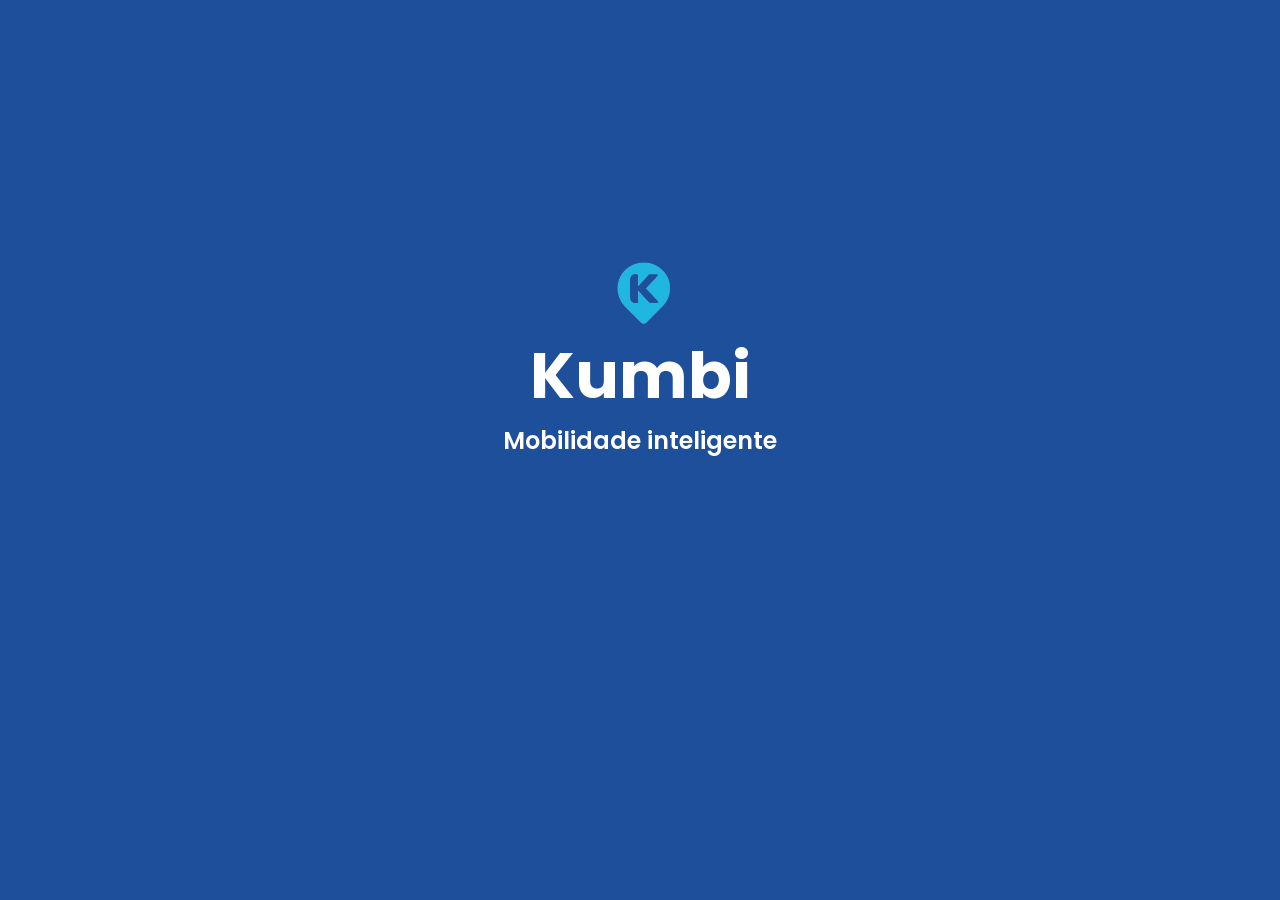
<file: index.html>
<!doctype html>
<html lang="pt-pt">

<head>
  <meta charset="utf-8">
  <meta name="viewport" content="width=device-width,initial-scale=1">
  <title>Kumbi — Mobilidade Inteligente</title>
  <link rel="stylesheet" href="https://cdnjs.cloudflare.com/ajax/libs/font-awesome/6.4.0/css/all.min.css">
  <link rel="preconnect" href="https://fonts.googleapis.com">
  <link rel="preconnect" href="https://fonts.gstatic.com" crossorigin>
  <link
    href="https://fonts.googleapis.com/css2?family=Poppins:ital,wght@0,100;0,200;0,300;0,400;0,500;0,600;0,700;0,800;0,900;1,100;1,200;1,300;1,400;1,500;1,600;1,700;1,800;1,900&display=swap"
    rel="stylesheet">
  <link rel="stylesheet" href="./frontend/css/styles.css">
  <link rel="stylesheet" href="./frontend/style/resposividade.css">
 
</head>

<body>
  <!-- Para ajudar na animção quando a tela carregar-->
  <div class="main_plash">
    
    </div>
  <!-- Tela inicial -->
  <div class="telaIncial">
    <div class="content_telaInicial">
      <div class="logo">
        <img src="./image/kumbi2.png">
        <h1>Kumbi</h1>
      </div>
      <div class="telaInialText">
        <p>Mobilidade inteligente</p>
      </div>
      
    </div>
  </div>
  <!-- Fim da tela inicial -->
 
  <script src="inicio.js"></script>


</body>

</html>
</file>
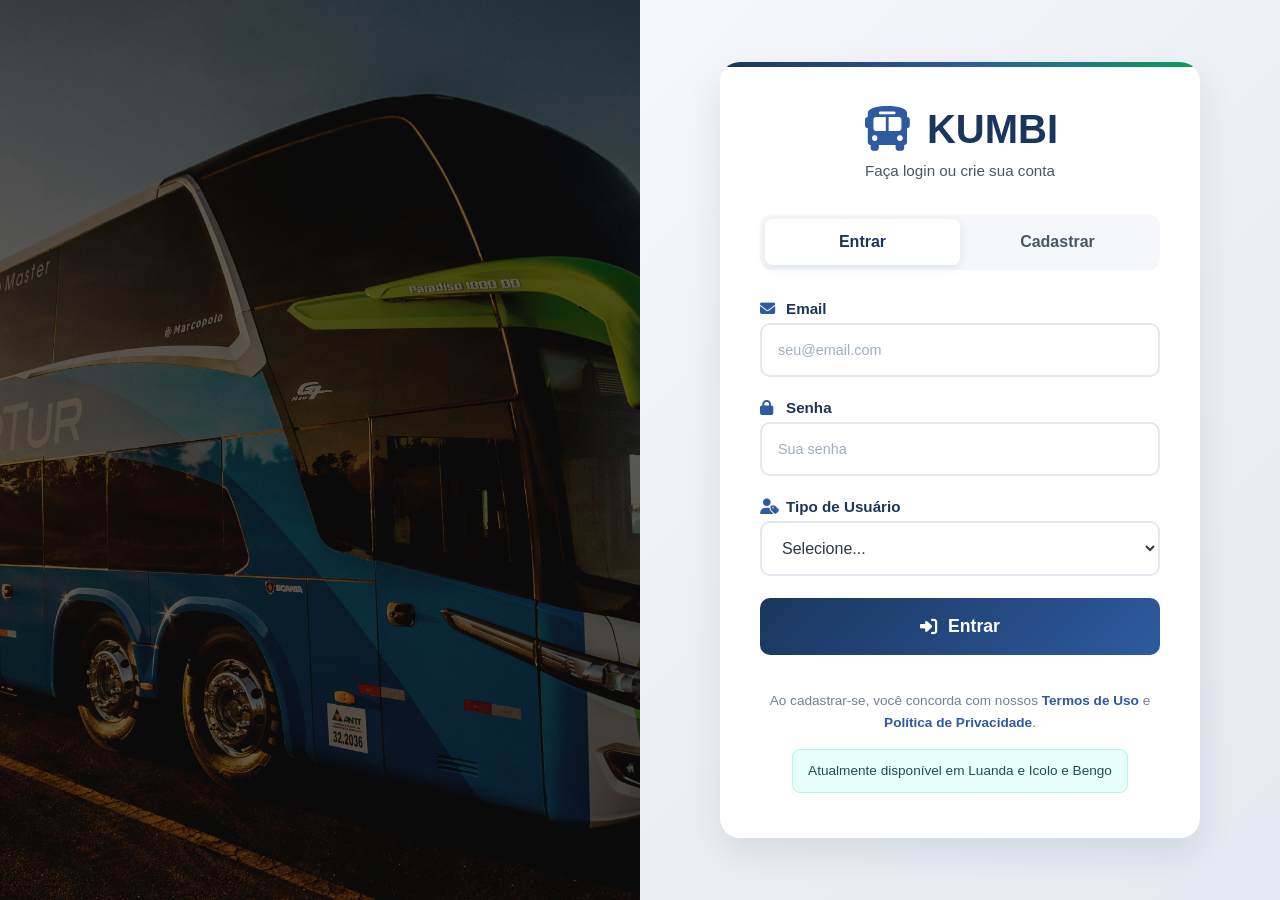
<file: frontend/html/index.html>
<!DOCTYPE html>
<html lang="pt">

<head>
    <meta charset="UTF-8">
    <meta name="viewport" content="width=device-width, initial-scale=1.0, maximum-scale=1.0, user-scalable=yes">
    <title>KUMBI - Sistema de Transporte</title>
    <link rel="stylesheet" href="https://cdnjs.cloudflare.com/ajax/libs/font-awesome/6.4.0/css/all.min.css">
<link rel="stylesheet" href="auth.css">
</head>

<body>
    <!-- Box da Imagem - lado esquerdo -->
    <div class="image-box">
       
    </div>

    <!-- Box do Login/Cadastro - lado direito -->
    <div class="auth-box">
        <div class="auth-container">
            <div class="auth-header">
                <div class="logo">
                    <i class="fas fa-bus"></i>
                    <h1>KUMBI</h1>
                </div>
                <p>Faça login ou crie sua conta</p>
            </div>

            <div class="auth-tabs">
                <button class="tab-btn active" data-tab="login">Entrar</button>
                <button class="tab-btn" data-tab="register">Cadastrar</button>
            </div>

            <!-- Formulário de Login -->
            <form id="loginForm" class="auth-form active">
                <div class="form-group">
                    <label for="loginEmail"><i class="fas fa-envelope"></i> Email</label>
                    <input type="email" id="loginEmail" placeholder="seu@email.com" required>
                </div>

                <div class="form-group">
                    <label for="loginPassword"><i class="fas fa-lock"></i> Senha</label>
                    <input type="password" id="loginPassword" placeholder="Sua senha" required>
                </div>

                <div class="form-group">
                    <label for="userType"><i class="fas fa-user-tag"></i> Tipo de Usuário</label>
                    <select id="userType" required>
                        <option value="">Selecione...</option>
                        <option value="passageiro">Passageiro</option>
                        <option value="motorista">Motorista</option>
                        <option value="empresa">Empresa</option>
                    </select>
                </div>

                <button type="submit" class="btn-primary">
                    <i class="fas fa-sign-in-alt"></i> Entrar
                </button>
            </form>

            <!-- Formulário de Cadastro -->
            <form id="registerForm" class="auth-form">
                <div class="form-group">
                    <label for="regName"><i class="fas fa-user"></i> Nome Completo</label>
                    <input type="text" id="regName" placeholder="Seu nome completo" required>
                </div>

                <div class="form-group">
                    <label for="regEmail"><i class="fas fa-envelope"></i> Email</label>
                    <input type="email" id="regEmail" placeholder="seu@email.com" required>
                </div>

                <div class="form-group">
                    <label for="regPhone"><i class="fas fa-phone"></i> Telefone</label>
                    <input type="tel" id="regPhone" placeholder="+244 XXX XXX XXX" required>
                </div>

                <div class="form-group">
                    <label for="regPassword"><i class="fas fa-lock"></i> Senha</label>
                    <input type="password" id="regPassword" placeholder="Mínimo 8 caracteres" required>
                </div>

                <div class="form-group">
                    <label for="regUserType"><i class="fas fa-user-tag"></i> Sou um:</label>
                    <select id="regUserType" required onchange="toggleRegistrationFields()">
                        <option value="">Selecione...</option>
                        <option value="passageiro">Passageiro</option>
                        <option value="motorista">Motorista</option>
                        <option value="empresa">Empresa</option>
                    </select>
                </div>

                <!-- Campos específicos para Motorista -->
                <div id="motoristaFields" class="extra-fields" style="display: none;">
                    <div class="form-group">
                        <label for="regCartaConducao"><i class="fas fa-id-card"></i> Carta de Condução</label>
                        <input type="text" id="regCartaConducao" placeholder="Número da carta">
                    </div>
                    <div class="form-group">
                        <label for="regEmpresa"><i class="fas fa-building"></i> Empresa Vinculada</label>
                        <input type="text" id="regEmpresa" placeholder="Nome da empresa">
                    </div>
                </div>

                <!-- Campos específicos para Empresa -->
                <div id="empresaFields" class="extra-fields" style="display: none;">
                    <div class="form-group">
                        <label for="regNIF"><i class="fas fa-file-invoice"></i> NIF da Empresa</label>
                        <input type="text" id="regNIF" placeholder="Número de Identificação Fiscal">
                    </div>
                    <div class="form-group">
                        <label for="regEndereco"><i class="fas fa-map-marker-alt"></i> Endereço</label>
                        <input type="text" id="regEndereco" placeholder="Endereço da empresa">
                    </div>
                </div>

                <button type="submit" class="btn-primary">
                    <i class="fas fa-user-plus"></i> Criar Conta
                </button>
            </form>

            <div class="auth-footer">
                <p>Ao cadastrar-se, você concorda com nossos <a href="./index5.html">Termos de Uso</a> e <a
                        href="#">Política de Privacidade</a>.</p>
                <p class="map-note">Atualmente disponível em Luanda e Icolo e Bengo</p>
            </div>
        </div>
    </div>

    <script>
        // Função para alternar entre as abas de login e cadastro
        document.querySelectorAll('.tab-btn').forEach(btn => {
            btn.addEventListener('click', function () {
                // Remove active de todos os botões e forms
                document.querySelectorAll('.tab-btn').forEach(b => b.classList.remove('active'));
                document.querySelectorAll('.auth-form').forEach(f => f.classList.remove('active'));

                // Adiciona active no botão clicado
                this.classList.add('active');

                // Mostra o form correspondente
                const tab = this.dataset.tab;
                if (tab === 'login') {
                    document.getElementById('loginForm').classList.add('active');
                } else {
                    document.getElementById('registerForm').classList.add('active');
                }
            });
        });

        // Função para mostrar/esconder campos específicos no cadastro
        window.toggleRegistrationFields = function () {
            const userType = document.getElementById('regUserType').value;
            const motoristaFields = document.getElementById('motoristaFields');
            const empresaFields = document.getElementById('empresaFields');

            motoristaFields.style.display = 'none';
            empresaFields.style.display = 'none';

            if (userType === 'motorista') {
                motoristaFields.style.display = 'block';
            } else if (userType === 'empresa') {
                empresaFields.style.display = 'block';
            }
        };

        // Prevenir envio dos formulários para demonstração
        document.getElementById('loginForm').addEventListener('submit', function (e) {
            e.preventDefault();
            alert('Funcionalidade de login em desenvolvimento!');
        });

        document.getElementById('registerForm').addEventListener('submit', function (e) {
            e.preventDefault();
            alert('Funcionalidade de cadastro em desenvolvimento!');
        });

        // Ajuste dinâmico para diferentes orientações
        function handleOrientationChange() {
            if (window.innerHeight < 500 && window.innerWidth > window.innerHeight) {
                document.body.style.flexDirection = 'row';
            } else if (window.innerWidth <= 768) {
                document.body.style.flexDirection = 'column';
            }
        }

        window.addEventListener('resize', handleOrientationChange);
        window.addEventListener('orientationchange', handleOrientationChange);
    </script>
</body>

</html>
</file>
<file: frontend/css/styles.css>
/* ====== Tela Inicial ====== */
 @media screen and (max-width: 899px) {
        .hero{
         display: flex;
         flex-direction: column;
         justify-content: center;
         align-items: center;
          
        }
        .cardHero{
          display: flex;
          align-items: center;
          justify-content: center;
          flex-direction: column;
        }
        .descriptionHero{
          display: flex;
          align-items: center;
          justify-content: center;
          flex-direction: column;
        }
        
      }
@media screen and (max-width: 500px) {
  .header {
    padding: 10px 16px;
  }

  .logo img {
    width: 80px;
    height: 60px;
  }

  .content_telaInicial .logo {
    font-size: 1.8rem;
  }
  .content_telaInicial p{
    text-align: center;
  }
  
}

:root {
    --primary:#FFFFFF;
    --branco_neutro:#f4f4f4;
    --texto_primario:#1A2A36;
    --texto_secundario:#4A3A36;
    --icones:#2D3648;
    --azul_escuro:#133D7A;
    --azul_medio: #1E4F9A;
    --shadow: 0 10px 25px rgba(0, 0, 0, 0.1);
    --transition: all 0.3s ease;
}


* {
  box-sizing: border-box;
  margin: 0;
  list-style: none;
  text-decoration: none;
  padding: 0;
}

::-webkit-scrollbar {
  width: 0;
}

html {
  scroll-behavior: smooth;

}
:root {
  --primary: #FFFFFF;
  --texto_primario: #1A2A36;
  --branco_neutro:#f4f4f4;
  --texto_secundario: #4A3A36;
  --icones: #2D3648;
  --azul_escuro: #133D7A;
  --azul_medio: #1E4F9A;
  --shadow: 0 10px 25px rgba(0, 0, 0, 0.1);
  --transition: all 0.3s ease;
}
body {

  font-family: 'Poppins',sans-serif;
}
/* ====== Modal Styles 
    .modal {
      display: none;
      position: fixed;
      top: 0;
      left: 0;
      width: 100%;
      height: 100%;
      background-color: rgba(0, 0, 0, 0.5);
      z-index: 1000;
      align-items: center;
      justify-content: center;
    }

    .modal-content {
      background-color: var(--primaria);
      border-radius: 8px;
      width: 90%;
      max-width: 400px;
      padding: 30px;
      position: relative;
      box-shadow: 0 10px 30px rgba(0, 0, 0, 0.2);
    }

    .dark-mode .modal-content {
      background-color: var(--card-escuro);
    }

    .close-modal {
      position: absolute;
      top: 15px;
      right: 15px;
      font-size: 1.5rem;
      cursor: pointer;
      color: var(--texto-escuro);
    }

    .dark-mode .close-modal {
      color: var(--texto-claro);
    }

    .modal h2 {
      margin-bottom: 20px;
      color: var(--texto-escuro);
    }

    .dark-mode .modal h2 {
      color: var(--texto-claro);
    }

    .modal-form .form-group {
      margin-bottom: 20px;
    }

    .form-group {
      display: flex;
      flex-direction: column;
    }

    .form-group label {
      margin-bottom: 8px;
      color: var(--texto-escuro);
      font-weight: 500;
    }

    .dark-mode .form-group label {
      color: var(--texto-claro);
    }

    .form-group input {
      height: 40px;
      padding: 5px 12px;
      border: 1px solid var(--neutra_escura);
      border-radius: 6px;
      background: var(--primaria);
      color: var(--texto-escuro);
      font-size: 16px;
    }

    .dark-mode .form-group input {
      background: var(--card-escuro);
      border: 1px solid var(--muted);
      color: var(--texto-claro);
    }

    .btn-signup {
      background-color: var(--destaque);
      width: 100%;
      padding: 12px;
      font-size: 16px;
      font-weight: 600;
      margin-bottom: 15px;
      border: none;
      border-radius: 6px;
      cursor: pointer;
      transition: var(--transition);
    }

    .btn-signup:hover {
      background-color: var(--destaque-escuro);
    }

    .modal-form p {
      text-align: center;
      margin-top: 15px;
      color: var(--texto-escuro);
    }

    .dark-mode .modal-form p {
      color: var(--texto-claro);
    }

    .modal-form a {
      color: var(--destaque);
    }

    #recuperar_senha {
      margin-top: 5px;
      font-size: 14px;
      text-align: right;
    }

    .auth-buttons {
      display: flex;
      align-items: center;
      gap: 15px;
    }

    .btn-login {
      border-radius: 7px;
      border: 2px solid var(--destaque);
      padding: 8px 16px;
      font-size: 14px;
      transition: 0.4s ease-in-out;
      color: var(--destaque);
      font-weight: 600;
    }

    .btn-login:hover {
      background-color: var(--destaque);
      color: var(--texto-escuro);
    }

    .btn-signup-header {
      background-color: var(--destaque);
      border-radius: 7px;
      padding: 8px 16px;
      font-size: 14px;
      transition: 0.4s ease-in-out;
      color: var(--texto-escuro);
      font-weight: 600;
    }

    .btn-signup-header:hover {
      border: 2px solid var(--destaque);
      background-color: transparent;
      color: var(--destaque);
    }
====== */

/* ====== modal ====== */

.modal {
  display: flex;
  position: fixed;
  top: 0;
  flex-direction: column;
  left: 0;
  width: 100%;
  height: 100%;
  z-index: 1000;
  align-items: center;
  justify-content: center;
}

.modal-content {
  background-color: var(--primary);
  border-radius: 8px;
  width: 90%;
  max-width: 400px;
  padding: 30px;
  position: relative;
  box-shadow: 0 2px 3px rgba(0, 0, 0, 0.2);
}

.close-modal {
  position: absolute;
  top: 15px;
  right: 15px;
  font-size: 1.5rem;
  cursor: pointer;
  color: var(--texto-escuro);
}

.form-group {
  display: flex;
  flex-direction: column;
}

.form-group label {
  margin-bottom: 8px;
  color: var(--texto_primario);
  font-weight: 600;
  font-size: 1.1rem;
}

.form-group input {
  height: 49px;
  padding: 5px 12px;
  border: 3px solid var(--azul_escuro);
  border-radius: 16px;
  background: #f0f0f0;
  color: var(--texto_primario);
  font-size: 16px;
}

.btn-signup {
  background-color: var(--azul_medio);
  width: 100%;
  padding: 12px 15px;
  font-size: 19px;
  font-weight: 600;
  height: 48px;
  color: var(--primary);
  margin: 15px 0;
  border: none;
  border-radius: 16px;
  cursor: pointer;
  transition: var(--transition);
}

.btn-signup:hover {
  background-color: var(--azul_escuro);
}

.modal-form p {
  text-align: center;
  margin-top: 15px;
  color: var(--texto-escuro);
}

.modal-form a {
  color: var(--azul_medio);
}

.recuperar_senha {
  margin: 9px 0;
  color: #133D7A;
  font-size: 17px;
  text-align: left;
}

.auth-buttons {
  display: flex;
  align-items: center;
  gap: 15px;
}
.logo_modal {
  display: flex;
  justify-content: start;
  margin-bottom: 20px;
}
.logo_modal img {
  width: 80px;
  height: auto;
}
.Btncriarconta {
  background-color:#f0f0f0;
  border-radius: 7px;
  padding: 8px 16px;
  width: 200px;
  height: 58px;
  font-size: 14px;
  cursor: pointer;
  transition: 0.4s ease-in-out;
  color: var(--texto_primario);
  font-weight: 600;
  border: none;
  transition: .4s ease;
  box-shadow: 0 4px 6px rgba(0, 0, 0, 0.1);
  margin-top: 20px;
}
.Btncriarconta:hover{
  background-color: #e7e6e6;
}
#signupModal{
  display: none;
}
.boxMostrarsenha{
  display: flex; 
  justify-content: start;
  gap: 5px;
  align-items: center;
  width: 100%;
}
.boxMostrarsenha .Mostrar{
  height: 65px;
  width: 20px;
  cursor: pointer;
  display: flex;
  align-items: center;
  justify-content: center;
}
.boxMostrarsenha label{
  display: flex;
  cursor: pointer; 
  gap: 7px;
  align-items: center;
  justify-content: center;
}

/* ====== Select de Tipo de Conta ====== */
.text_tipo_conta {
  color: var(--texto_primario);
  font-weight: 600;
  font-size: 0.95rem;
  margin: 15px 0 8px;
  display: flex;
  align-items: center;
  gap: 8px;
}

.text_tipo_conta::before {
  content: '';
  width: 6px;
  height: 6px;
  background: var(--azul_medio);
  border-radius: 50%;
  display: inline-block;
}

.tipo_de_conta {
  width: 100%;
  padding: 14px 20px;
  font-size: 16px;
  font-weight: 600;
  height: 52px;
  color: var(--texto_primario);
  background: var(--branco_neutro);
  border: 2px solid var(--branco_neutro);
  border-radius: 10px;
  cursor: pointer;
  transition: var(--transition);
  appearance: none;
  background-image: url("data:image/svg+xml,%3Csvg xmlns='http://www.w3.org/2000/svg' width='16' height='16' fill='%23133D7A' viewBox='0 0 16 16'%3E%3Cpath d='M7.247 11.14 2.451 5.658C1.885 5.013 2.345 4 3.204 4h9.592a1 1 0 0 1 .753 1.659l-4.796 5.48a1 1 0 0 1-1.506 0z'/%3E%3C/svg%3E");
  background-repeat: no-repeat;
  background-position: right 20px center;
  background-size: 16px;
}

.tipo_de_conta:focus {
  outline: none;
  border-color: var(--azul_medio);
  background-color: var(--primary);
  box-shadow: 0 0 0 3px var(--azul_claro);
}

.tipo_de_conta option {
  padding: 12px;
  background: var(--primary);
  color: var(--texto_primario);
}
/* ====== Fim modal ====== */

:root {
    --primary:#FFFFFF;
    --texto_primario:#1A2A36;
    --texto_secundario:#4A3A36;
    --icones:#2D3648;
    --azul_escuro:#133D7A;
    --azul_medio: #1E4F9A;
    --shadow: 0 10px 25px rgba(0, 0, 0, 0.1);
    --transition: all 0.3s ease;
}
.main_plash{
    opacity: 0;
    transition: var(--transition);
}
.telaIncial{
  position: fixed;
  top: 0;
  height: 100%;
  width: 100%;
  inset: 0;
  touch-action: none;
  scroll-behavior: none;
  background-color: var(--azul_medio);
}
.content_telaInicial{
    height: 80vh;
    font-family: 'Poppins',sans-serif;
    display: flex;
    width: 100%;
    padding: 0 20px;
    flex-direction: column;
    justify-content: center;
    align-items: center;
}
.content_telaInicial .logo{
    color: var(--primary);
    flex-direction: column;
    display: flex;
    align-items: center;
    font-weight: bold;
    justify-content: center;
    font-size: 2rem;
    animation: telalogo 3s ease-in-out;
}
.logo img{
    width: 120px;
    animation: flutuar 5s ease-in-out infinite;
}
@keyframes flutuar {
    0%{
        transform: translateY(0);
    }
    50%{
        transform: translateY(10px);
    }
}
.telaInialText{
    padding: 0 20px;
    flex-direction: column;
    display: flex;
    justify-content: center;
    align-items: center;
}
.telaInialText p{
    color: var(--primary);
    text-align: center;

    font-size: 1.5rem;
    animation: telatext 3s ease-in-out;
    font-weight: 600;
}
@keyframes  telalogo  {
    0%{
       transform: translateY(-30px);
       opacity: 0;
    }
    100%{
        transform: translateY(0);
        opacity: 1;
    }
}
@keyframes  telatext  {
    0%{
       transform: translateY(30px);
       opacity: 0;
    }
    100%{
        transform: translateY(0);
        opacity: 1;
    }
}
</file>
<file: frontend/style/resposividade.css>
/* ====== Responsive ====== 
    @media screen and (min-width: 900px) {
      .showcase-grid {
        grid-template-columns: 1fr 1fr;
      }
    }

    @media screen and (max-width: 899px) {
      .header {
        padding: 12px 0;
      }
      .boxBtn .modo{
        display: none;
      }

      .nav {
        display: none;
      }

      .hero h2 {
        font-size: 2.2rem;
      }

      .hero strong {
        font-size: 2.5rem;
      }

      .showcase-grid {
        grid-template-columns: 1fr;
        gap: 40px;
      }

      .dashboard {
        grid-template-columns: 1fr;
      }

      .sidebar {
        order: 2;
        position: static;
      }

      .metrics {
        grid-template-columns: 1fr;
      }

      .charts {
        grid-template-columns: 1fr;
      }

      .pricing-card.featured {
        transform: none;
      }

      .footer-bottom {
        flex-direction: column;
        gap: 20px;
        text-align: center;
      }

      .mobile-menu {
        display: flex;
        transform: translateX(-100%);
        align-items: start;
        flex-direction: column;
        background: var(--primaria);
        backdrop-filter: blur(10px);
        position: fixed;
        top: 0;
        height: 100vh;
        width: 80%;
        max-width: 300px;
        left: 0;
        padding: 80px 30px 30px;
        gap: 20px;
        box-shadow: 0 10px 25px rgba(0, 0, 0, 0.1);
        transition: transform 0.4s ease;
        z-index: 999;
      }

      .dark-mode .mobile-menu {
        background: var(--card-escuro);
        box-shadow: 0 10px 25px rgba(0, 0, 0, 0.3);
      }

      .mobile-menu.menu-open {
        transform: translateX(0);
      }

      .btn_menu {
        display: block;
        background-color: transparent;
        border: none;
        font-size: 24px;
        cursor: pointer;
        color: var(--texto-escuro);
        z-index: 1001;
      }

      .dark-mode .btn_menu {
        color: var(--texto-claro);
      }

      .mobile-menu .nav-link {
        font-size: 18px;
        padding: 12px 0;
        width: 100%;
        border-bottom: 1px solid rgba(0, 0, 0, 0.1);
      }

      .dark-mode .mobile-menu .nav-link {
        border-bottom: 1px solid rgba(255, 255, 255, 0.1);
      }

      .mobile-menu .btn-login {
        margin-top: 20px;
        width: 100%;
        text-align: center;
      }

      .overlay {
        position: fixed;
        top: 0;
        left: 0;
        width: 100%;
        height: 100%;
        background: rgba(0, 0, 0, 0.5);
        z-index: 998;
        opacity: 0;
        visibility: hidden;
        transition: opacity 0.3s ease;
      }

      .overlay.active {
        opacity: 1;
        visibility: visible;
      }
    }

    @media screen and (max-width: 500px) {
      .header {
        padding: 10px 16px;
      }

      .logo img {
        width: 80px;
        height: 60px;
      }

      .logo h1 {
        font-size: 18px;
        display: none;
      }

      .boxBtn {
        gap: 5px;
      }

      .hero h2 {
        font-size: 1.8rem;
      }

      .hero strong {
        font-size: 2rem;
      }

      .hero p {
        font-size: 1.1rem;
      }
    }
      */
      @media screen and (max-width: 899px) {
        .hero{
         display: flex;
         flex-direction: column;
         justify-content: center;
         align-items: center;
          
        }
        .cardHero{
          display: flex;
          align-items: center;
          justify-content: center;
          flex-direction: column;
        }
        .descriptionHero{
          display: flex;
          align-items: center;
          justify-content: center;
          flex-direction: column;
        }
        
      }
@media screen and (max-width: 500px) {
  .header {
    padding: 10px 16px;
  }

  .logo img {
    width: 80px;
    height: 60px;
  }

  .content_telaInicial .logo {
    font-size: 1.8rem;
  }
  .content_telaInicial p{
    text-align: center;
  }
  
}
</file>
<file: frontend/html/auth.css>
* {
    margin: 0;
    padding: 0;
    box-sizing: border-box;
    font-family: 'Segoe UI', Tahoma, Geneva, Verdana, sans-serif;
}

body {
    min-height: 100vh;
    display: flex;
    flex-wrap: wrap;
}


.image-box {
    width: 50%;
    height: 100vh;
    position: relative;
    background: linear-gradient(rgba(0, 0, 0, 0.6), rgba(0, 0, 0, 0.6)), url('onibusKumbi.jpg');
    background-size: cover;
    background-position: center;
    background-repeat: no-repeat;
    display: flex;
    align-items: center;
    justify-content: center;
    padding: 40px;
    position: sticky;
    top: 0;
}

.image-content {
    color: white;
    max-width: 500px;
    z-index: 2;
    width: 100%;
}

.image-content h2 {
    font-size: clamp(2rem, 5vw, 3.5rem);
    margin-bottom: 20px;
    font-weight: 700;
    text-shadow: 2px 2px 4px rgba(0, 0, 0, 0.3);
    line-height: 1.2;
}

.image-content p {
    font-size: clamp(1rem, 2vw, 1.3rem);
    margin-bottom: 30px;
    line-height: 1.6;
    opacity: 0.95;
    text-shadow: 1px 1px 2px rgba(0, 0, 0, 0.3);
}

.image-features {
    display: flex;
    flex-direction: column;
    gap: 15px;
}

.image-features span {
    display: flex;
    align-items: center;
    gap: 15px;
    font-size: clamp(0.9rem, 1.5vw, 1.1rem);
    background: rgba(255, 255, 255, 0.1);
    padding: clamp(10px, 2vh, 15px) clamp(15px, 3vw, 20px);
    border-radius: 10px;
    backdrop-filter: blur(5px);
    border: 1px solid rgba(255, 255, 255, 0.2);
    transition: transform 0.3s ease;
}

.image-features span:hover {
    transform: translateX(10px);
    background: rgba(255, 255, 255, 0.2);
}

.image-features i {
    width: 25px;
    color: #0F9D58;
    font-size: 1.2rem;
    flex-shrink: 0;
}

/* Box do Login/Cadastro - lado direito (50% da tela) */
.auth-box {
    width: 50%;
    min-height: 100vh;
    background: linear-gradient(135deg, #F5F7FA 0%, #E4E8F0 100%);
    display: flex;
    align-items: center;
    justify-content: center;
    padding: 30px 20px;
    overflow-y: auto;
}

.auth-container {
    background: white;
    border-radius: 20px;
    box-shadow: 0 15px 35px rgba(26, 54, 93, 0.1);
    width: 100%;
    max-width: 480px;
    padding: clamp(25px, 5vw, 45px) clamp(20px, 4vw, 40px);
    position: relative;
    overflow: hidden;
    margin: auto;
}

.auth-container::before {
    content: '';
    position: absolute;
    top: 0;
    left: 0;
    right: 0;
    height: 5px;
    background: linear-gradient(90deg, #1A365D 0%, #2D5AA0 50%, #0F9D58 100%);
}

.auth-header {
    text-align: center;
    margin-bottom: clamp(20px, 4vh, 35px);
}

.logo {
    display: flex;
    align-items: center;
    justify-content: center;
    gap: clamp(10px, 2vw, 15px);
    margin-bottom: 10px;
    flex-wrap: wrap;
}

.logo i {
    font-size: clamp(2rem, 5vw, 2.8rem);
    color: #2D5AA0;
}

.logo h1 {
    color: #1A365D;
    font-size: clamp(1.8rem, 4vw, 2.5rem);
    font-weight: 700;
}

.auth-header p {
    color: #4A5568;
    font-size: clamp(0.85rem, 2vw, 0.95rem);
}

.auth-tabs {
    display: flex;
    background: #F5F7FA;
    border-radius: 12px;
    padding: 5px;
    margin-bottom: clamp(20px, 4vh, 30px);
}

.tab-btn {
    flex: 1;
    padding: clamp(10px, 2vh, 14px) clamp(8px, 1.5vw, 12px);
    border: none;
    background: transparent;
    color: #4A5568;
    font-weight: 600;
    font-size: clamp(0.9rem, 2vw, 1rem);
    cursor: pointer;
    border-radius: 8px;
    transition: all 0.3s ease;
    white-space: nowrap;
}

.tab-btn.active {
    background: white;
    color: #1A365D;
    box-shadow: 0 3px 10px rgba(26, 54, 93, 0.1);
}

.auth-form {
    display: none;
    animation: fadeIn 0.5s ease;
}

.auth-form.active {
    display: block;
}

@keyframes fadeIn {
    from {
        opacity: 0;
        transform: translateY(10px);
    }

    to {
        opacity: 1;
        transform: translateY(0);
    }
}

.form-group {
    margin-bottom: clamp(15px, 3vh, 22px);
}

.form-group label {
    display: flex;
    align-items: center;
    gap: 8px;
    color: #1A365D;
    font-weight: 600;
    margin-bottom: 6px;
    font-size: clamp(0.85rem, 2vw, 0.95rem);
}

.form-group label i {
    color: #2D5AA0;
    width: 18px;
}

.form-group input,
.form-group select {
    width: 100%;
    padding: clamp(12px, 2.5vh, 16px) clamp(12px, 2.5vw, 16px);
    border: 2px solid #E2E8F0;
    border-radius: 10px;
    font-size: clamp(0.9rem, 2vw, 1rem);
    color: #2D3748;
    transition: all 0.3s ease;
    background: white;
}

.form-group input:focus,
.form-group select:focus {
    outline: none;
    border-color: #2D5AA0;
    box-shadow: 0 0 0 3px rgba(45, 90, 160, 0.1);
}

.form-group input::placeholder {
    color: #A0AEC0;
    font-size: 0.9rem;
}

.btn-primary {
    width: 100%;
    padding: clamp(14px, 3vh, 18px) 16px;
    background: linear-gradient(135deg, #1A365D 0%, #2D5AA0 100%);
    color: white;
    border: none;
    border-radius: 10px;
    font-size: clamp(0.95rem, 2.2vw, 1.1rem);
    font-weight: 600;
    cursor: pointer;
    display: flex;
    align-items: center;
    justify-content: center;
    gap: 10px;
    transition: all 0.3s ease;
    margin-top: 10px;
}

.btn-primary:hover {
    background: linear-gradient(135deg, #2D5AA0 0%, #1A365D 100%);
    transform: translateY(-2px);
    box-shadow: 0 7px 15px rgba(26, 54, 93, 0.2);
}

.btn-primary:active {
    transform: translateY(0);
}

.extra-fields {
    background: #F8FAFC;
    padding: clamp(15px, 3vh, 22px);
    border-radius: 10px;
    margin: 15px 0;
    border-left: 4px solid #0F9D58;
}

.auth-footer {
    margin-top: clamp(20px, 4vh, 35px);
    text-align: center;
    color: #718096;
    font-size: clamp(0.75rem, 1.8vw, 0.85rem);
    line-height: 1.6;
}

.auth-footer a {
    color: #2D5AA0;
    text-decoration: none;
    font-weight: 600;
}

.auth-footer a:hover {
    text-decoration: underline;
}

.map-note {
    margin-top: 15px;
    padding: clamp(6px, 1.5vh, 10px) clamp(10px, 2vw, 15px);
    background: #E6FFFA;
    color: #234E52;
    border-radius: 8px;
    display: inline-block;
    font-weight: 500;
    border: 1px solid #B2F5EA;
    font-size: clamp(0.75rem, 1.8vw, 0.85rem);
}

/* Tablet Landscape (1024px - 768px) */
@media (max-width: 1024px) and (min-width: 769px) {
    .image-content h2 {
        font-size: 2.8rem;
    }

    .image-features span {
        font-size: 1rem;
    }

    .auth-container {
        max-width: 420px;
    }
}

/* Tablet Portrait e Celulares Grandes */
@media (max-width: 768px) {
    body {
        flex-direction: column;
    }

    .image-box {
        width: 100%;
        height: 45vh;
        min-height: 350px;
        position: relative;
        padding: 30px 20px;
    }

    .auth-box {
        width: 100%;
        min-height: auto;
        padding: 25px 15px;
    }

    .image-content {
        text-align: center;
        max-width: 600px;
    }

    .image-content h2 {
        font-size: 2.5rem;
        margin-bottom: 10px;
    }

    .image-content p {
        font-size: 1.1rem;
        margin-bottom: 20px;
    }

    .image-features {
        flex-direction: row;
        flex-wrap: wrap;
        justify-content: center;
        gap: 10px;
    }

    .image-features span {
        flex: 1 1 auto;
        min-width: 200px;
        font-size: 0.95rem;
        padding: 12px 15px;
    }

    .image-features span:hover {
        transform: translateY(-5px);
    }

    .auth-container {
        max-width: 500px;
        padding: 30px 25px;
    }

    .logo h1 {
        font-size: 2.2rem;
    }
}

/* Celular Médio (480px - 376px) */
@media (max-width: 480px) {
    .image-box {
        height: auto;
        min-height: 300px;
        padding: 25px 15px;
    }

    .image-content h2 {
        font-size: 2rem;
    }

    .image-content p {
        font-size: 1rem;
    }

    .image-features {
        flex-direction: column;
        gap: 8px;
    }

    .image-features span {
        min-width: 100%;
        font-size: 0.9rem;
        padding: 10px 12px;
    }

    .auth-box {
        padding: 20px 12px;
    }

    .auth-container {
        padding: 25px 18px;
    }

    .logo {
        gap: 8px;
    }

    .logo i {
        font-size: 2rem;
    }

    .logo h1 {
        font-size: 1.8rem;
    }

    .auth-tabs {
        margin-bottom: 20px;
    }

    .tab-btn {
        font-size: 0.9rem;
        padding: 10px 5px;
    }

    .form-group {
        margin-bottom: 15px;
    }

    .form-group input,
    .form-group select {
        padding: 12px;
        font-size: 0.95rem;
    }

    .btn-primary {
        padding: 14px;
        font-size: 1rem;
    }

    .extra-fields {
        padding: 15px;
        margin: 10px 0;
    }
}

/* Celular Pequeno (375px e abaixo) */
@media (max-width: 375px) {
    .image-box {
        min-height: 280px;
        padding: 20px 12px;
    }

    .image-content h2 {
        font-size: 1.8rem;
    }

    .image-content p {
        font-size: 0.95rem;
        margin-bottom: 15px;
    }

    .image-features span {
        font-size: 0.85rem;
        padding: 8px 10px;
    }

    .auth-container {
        padding: 20px 15px;
    }

    .logo h1 {
        font-size: 1.6rem;
    }

    .auth-header p {
        font-size: 0.8rem;
    }

    .tab-btn {
        font-size: 0.8rem;
        padding: 8px 4px;
    }

    .form-group label {
        font-size: 0.8rem;
    }

    .form-group input,
    .form-group select {
        padding: 10px;
        font-size: 0.9rem;
    }

    .btn-primary {
        padding: 12px;
        font-size: 0.95rem;
    }

    .auth-footer {
        font-size: 0.7rem;
    }

    .map-note {
        font-size: 0.7rem;
        padding: 5px 10px;
    }
}

/* Telas Muito Grandes (acima de 1920px) */
@media (min-width: 1920px) {
    .image-content {
        max-width: 700px;
    }

    .image-content h2 {
        font-size: 4rem;
    }

    .image-content p {
        font-size: 1.5rem;
    }

    .image-features span {
        font-size: 1.2rem;
        padding: 18px 25px;
    }

    .auth-container {
        max-width: 550px;
        padding: 50px;
    }
}

/* Suporte para orientação paisagem em celulares */
@media (max-height: 500px) and (orientation: landscape) {
    .image-box {
        height: 100vh;
    }

    .auth-box {
        min-height: 100vh;
    }

    .image-content h2 {
        font-size: 2rem;
        margin-bottom: 10px;
    }

    .image-content p {
        font-size: 1rem;
        margin-bottom: 15px;
    }

    .image-features {
        flex-direction: row;
        flex-wrap: wrap;
        gap: 8px;
    }

    .image-features span {
        flex: 1 1 auto;
        min-width: 180px;
        padding: 8px 12px;
    }

    .auth-container {
        padding: 20px;
        max-height: 95vh;
        overflow-y: auto;
    }

    .auth-header {
        margin-bottom: 15px;
    }

    .form-group {
        margin-bottom: 12px;
    }
}

/* Melhorias de toque para dispositivos móveis */
@media (hover: none) and (pointer: coarse) {

    .tab-btn,
    .btn-primary,
    .image-features span,
    .auth-footer a {
        -webkit-tap-highlight-color: transparent;
    }

    .tab-btn:active,
    .btn-primary:active {
        opacity: 0.8;
    }

    .image-features span:active {
        background: rgba(255, 255, 255, 0.25);
    }

    input,
    select,
    button {
        font-size: 16px !important;
        /* Previne zoom automático no iOS */
    }
}

/* Suporte para telas de alta resolução */
@media (-webkit-min-device-pixel-ratio: 2),
(min-resolution: 192dpi) {
    .image-box {
        background-image: linear-gradient(rgba(0, 0, 0, 0.6), rgba(0, 0, 0, 0.6)), url('/image/onibusKumbi.jpg');
    }
}

/* Animação suave para mudanças de tamanho */
.image-box,
.auth-box,
.auth-container,
.image-features span {
    transition: all 0.3s ease-in-out;
}
</file>
